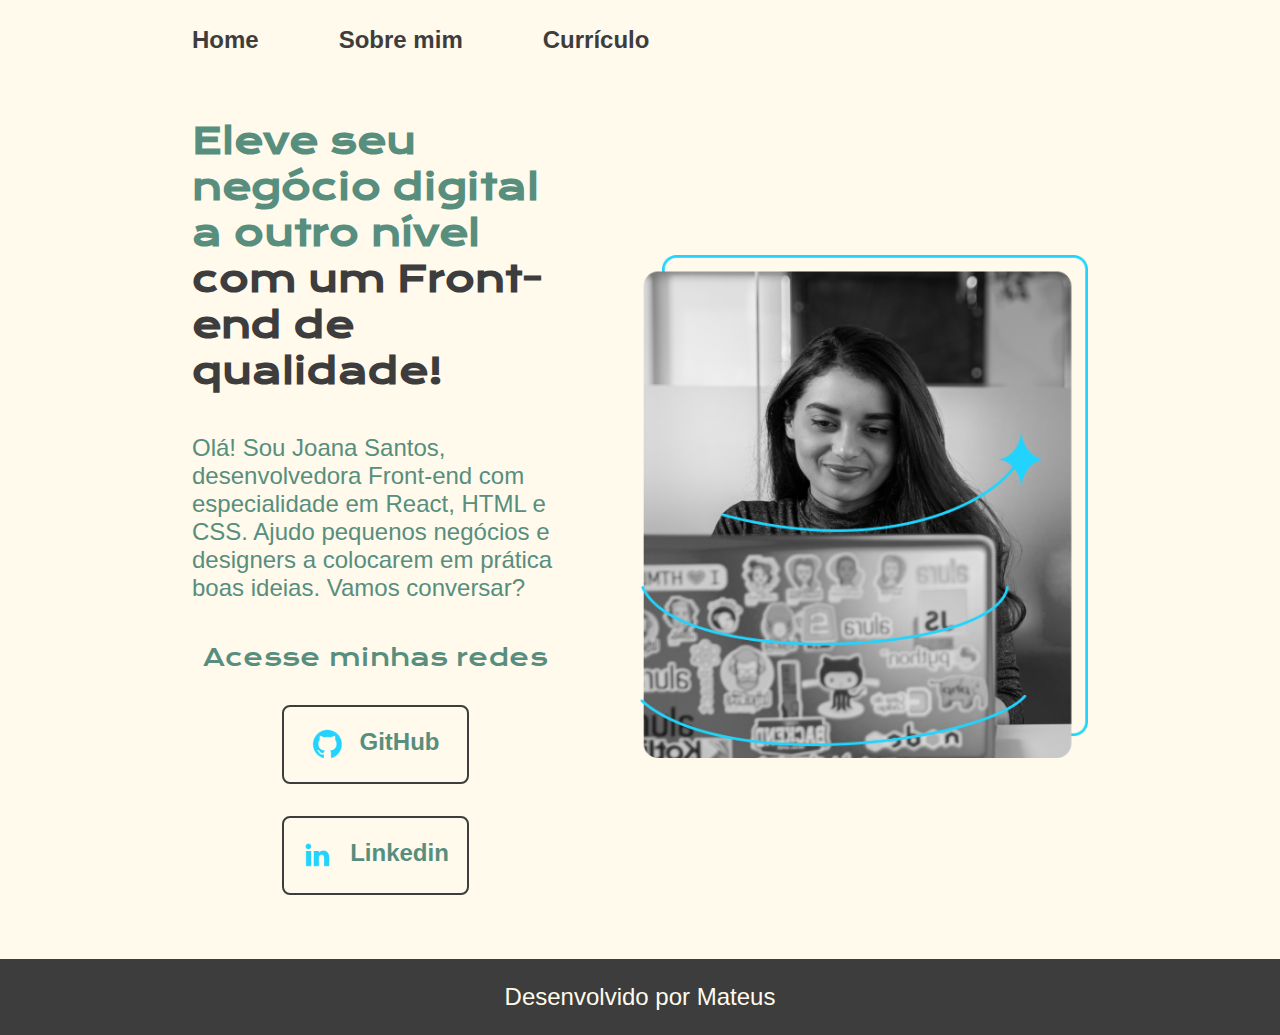
<file: index.html>
<!DOCTYPE html>
<html lang="pt-br">

<head>
    <meta charset="UTF-8">
    <meta http-equiv="X-UA-Compatible" content="IE=edge">
    <meta name="viewport" content="width=device-width, initial-scale=1.0">
    <title>Portifolio</title>
    <link rel="stylesheet" href="./styles/style.css">
</head>

<body>
    <header class="cabecalho">
        <nav class="cabecalho__menu">
            <a class="cabecalho__menu__link" href="./index.html">Home</a>
            <a class="cabecalho__menu__link" href="./about.html">Sobre mim</a>
            <a class="cabecalho__menu__link" href="./curriculo.html">Currículo</a>
        </nav>

    </header>
    <main class="apresentacao">
        <section class="apresentacao__conteudo">
            <h1 class="apresentacao__conteudo__titulo">Eleve seu negócio digital a outro nível<strong 
            class="titulo-destaque"> com um Front-end de qualidade!
            </strong></h1>
            <p class="apresentacao__conteudo__texto">Olá! Sou Joana Santos, desenvolvedora
            Front-end com especialidade em React, HTML e
            CSS. Ajudo pequenos negócios e designers a
            colocarem em prática boas ideias. Vamos
            conversar?</p>
            <div class="apresentacao__links">
                <h2 class="apresentacao__links_subtitulo">Acesse minhas redes</h2>
                <a class="apresentacao__links__navegacao" href="https://github.com/mateusfsrg">
                    <img src="./assets/github.png">
                    GitHub
                </a>
                <a class="apresentacao__links__navegacao" href="https://linkedin.com/in/mateusfsrgsouza">
                    <img src="./assets/linkedin.png">
                    Linkedin
                </a>
            </div>
        </section>
        <img  class="apresentacao__imagem" src="./assets/Imagem.png" alt="Foto do Mateus">
    </main>
    <footer class="rodape">
        <p>Desenvolvido por Mateus</p>

    </footer>
</body>

</html>
</file>
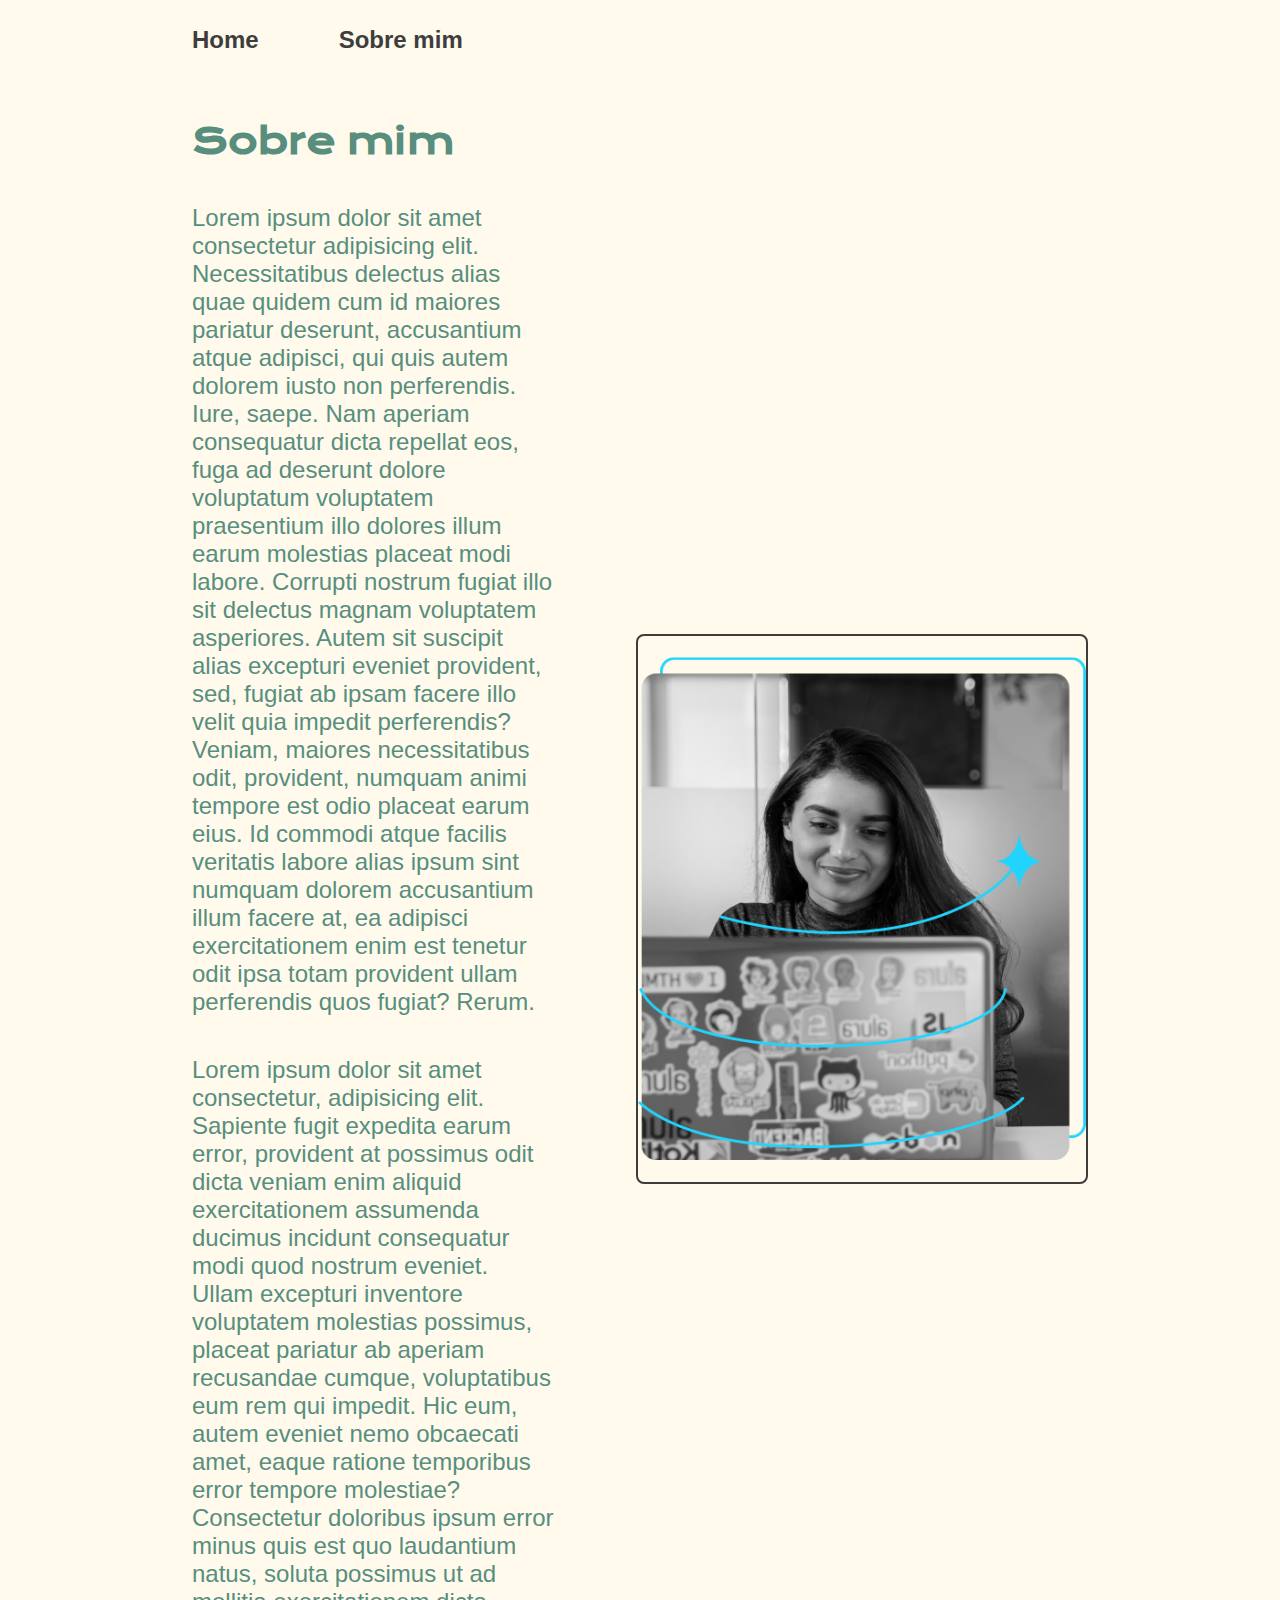
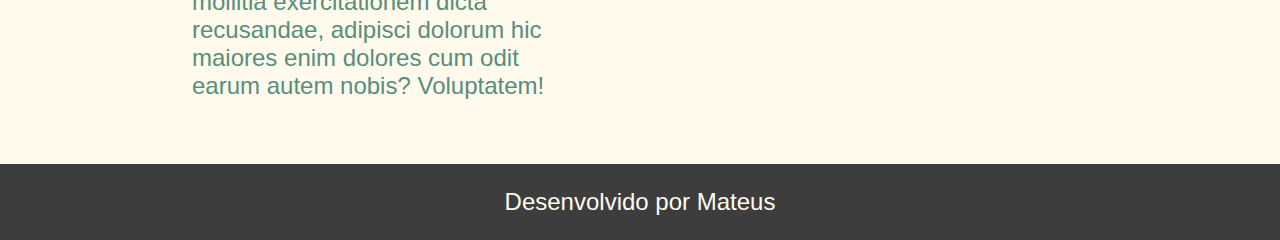
<file: about.html>
<!DOCTYPE html>
<html lang="pt-br">
<head>
    <meta charset="UTF-8">
    <meta name="viewport" content="width=device-width, initial-scale=1.0">
    <title>Sobre mim</title>
    <link rel="stylesheet" href="./styles/style.css">
</head>
<body>
    <header class="cabecalho">
        <nav class="cabecalho__menu">
            <a class="cabecalho__menu__link" href="./index.html">Home</a>
            <a class="cabecalho__menu__link" href="./about.html">Sobre mim</a>
        </nav>
    </header>
    <main class="apresentacao">
        <section class="apresentacao__conteudo">
            <h1 class="apresentacao__conteudo__titulo">Sobre mim</h1>
            <p class="apresentacao__conteudo__texto">Lorem ipsum dolor sit amet consectetur adipisicing elit. Necessitatibus delectus alias quae quidem cum id maiores pariatur deserunt, accusantium atque adipisci, qui quis autem dolorem iusto non perferendis. Iure, saepe.
            Nam aperiam consequatur dicta repellat eos, fuga ad deserunt dolore voluptatum voluptatem praesentium illo dolores illum earum molestias placeat modi labore. Corrupti nostrum fugiat illo sit delectus magnam voluptatem asperiores.
            Autem sit suscipit alias excepturi eveniet provident, sed, fugiat ab ipsam facere illo velit quia impedit perferendis? Veniam, maiores necessitatibus odit, provident, numquam animi tempore est odio placeat earum eius.
            Id commodi atque facilis veritatis labore alias ipsum sint numquam dolorem accusantium illum facere at, ea adipisci exercitationem enim est tenetur odit ipsa totam provident ullam perferendis quos fugiat? Rerum.</p>
            <p class="apresentacao__conteudo__texto">Lorem ipsum dolor sit amet consectetur, adipisicing elit. Sapiente fugit expedita earum error, provident at possimus odit dicta veniam enim aliquid exercitationem assumenda ducimus incidunt consequatur modi quod nostrum eveniet.
            Ullam excepturi inventore voluptatem molestias possimus, placeat pariatur ab aperiam recusandae cumque, voluptatibus eum rem qui impedit. Hic eum, autem eveniet nemo obcaecati amet, eaque ratione temporibus error tempore molestiae?
            Consectetur doloribus ipsum error minus quis est quo laudantium natus, soluta possimus ut ad mollitia exercitationem dicta recusandae, adipisci dolorum hic maiores enim dolores cum odit earum autem nobis? Voluptatem!</p>
        </section>
        <img class="apresentacao__links__navegacao" src="./assets/Imagem.png" alt="Foto Mateus">


    </main>
    <footer class="rodape">
        <p>Desenvolvido por Mateus</p>

    </footer>
    
</body>
</html>
</file>
<file: styles/style.css>
@import url('https://fonts.googleapis.com/css2?family=Krona+One&family=Montserrat:wght@400;600&display=swap');

:root{
    --cor-primaria: #FFFAEC;
    --cor-secundaria: #578E7E;
    --cor-tercearia: #3D3D3D;
    --cor-hover: #F5ECD5;

    --fonte-primaria: 'Krona One', sans-serif;
    --fonte-secundaria: "Monteserrat", sans-serif;
}

*{
    margin: 0;
    padding: 0;
}

body{
    box-sizing: border-box;
    background-color: var(--cor-primaria);
    color: var(--cor-secundaria);
}

.cabecalho{
    padding: 2% 0 0 15%;

}

.cabecalho__menu{
    display: flex;
    gap: 80px;
}

.cabecalho__menu__link{
    font-family: var(--fonte-secundaria);
    font-size: 1.5rem;
    font-weight: 600;
    color: var(--cor-tercearia);
    text-decoration: none;
}

.apresentacao{
    padding: 5% 15%;
    display: flex;
    align-items: center;
    justify-content: space-between;
    gap: 82px;
}

.apresentacao__conteudo{
    width: 50%;
    display: flex;
    flex-direction: column;
    gap: 40px;
}

.apresentacao__conteudo__titulo{
    font-size: 2.25rem;
    font-family: var(--fonte-primaria);
}

.titulo-destaque{
    color: var(--cor-tercearia);
}

.apresentacao__conteudo__texto{
    font-size: 1.5rem;
    font-family: var(--fonte-secundaria);
}

.apresentacao__conteudo__texto a{
    text-decoration: none;
    color: var(--cor-tercearia);
}

.apresentacao__links{
    display: flex;
    flex-direction: column;
    justify-content: space-between;
    align-items: center;
    gap: 32px;
}

.apresentacao__links_subtitulo{
    font-family: var(--fonte-primaria);
    font-weight: 400;
    font-size: 1.5rem;
}
.apresentacao__links__navegacao{
    display: flex;
    justify-content: center;
    gap: 16px;
    width: 50%;
    text-align: center;
    border: 2px solid var(--cor-tercearia);
    border-radius: 8px;
    font-size: 1.5rem;
    font-weight: 600;
    padding: 21.5px 0;
    text-decoration: none;
    color: var(--cor-secundaria);
    font-family: var(--fonte-secundaria)
}

.apresentacao__links__link:hover{
    background-color: var(--cor-hover);

}

.apresentacao__imagem{
    width: 50%;

}

.rodape{
    padding: 24px;
    color: var(--cor-primaria);
    background-color: var(--cor-tercearia);
    text-align: center;
    font-family: var(--fonte-secundaria);
    font-size: 1.5rem;
    font-weight: 400;
}

@media (max-width: 1200px){
    
    .cabecalho{
       padding: 10% ; 
    }
    .cabecalho__menu{
        justify-content: center;
    }
    .apresentacao{
        flex-direction: column-reverse;
        padding: 5% ;
    }
    .apresentacao__conteudo{
        width: auto;
    }
    
}
</file>
